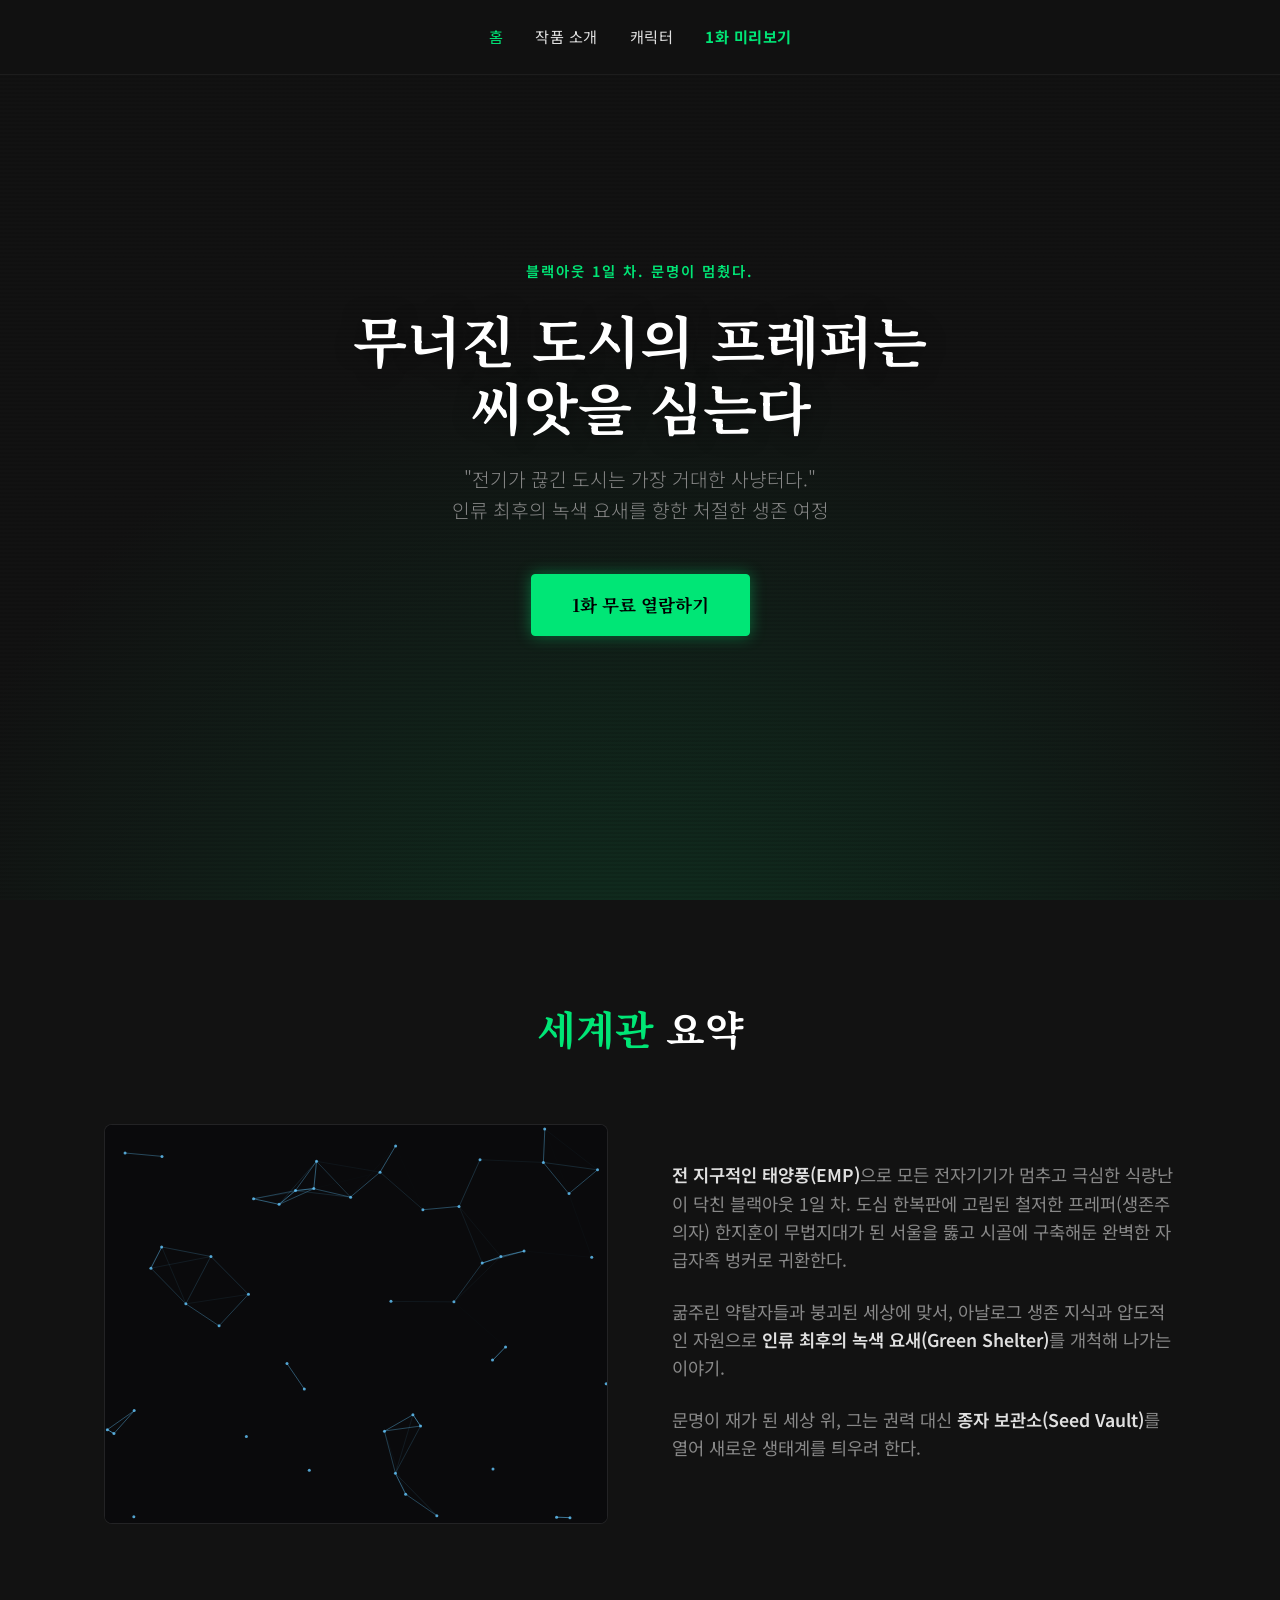
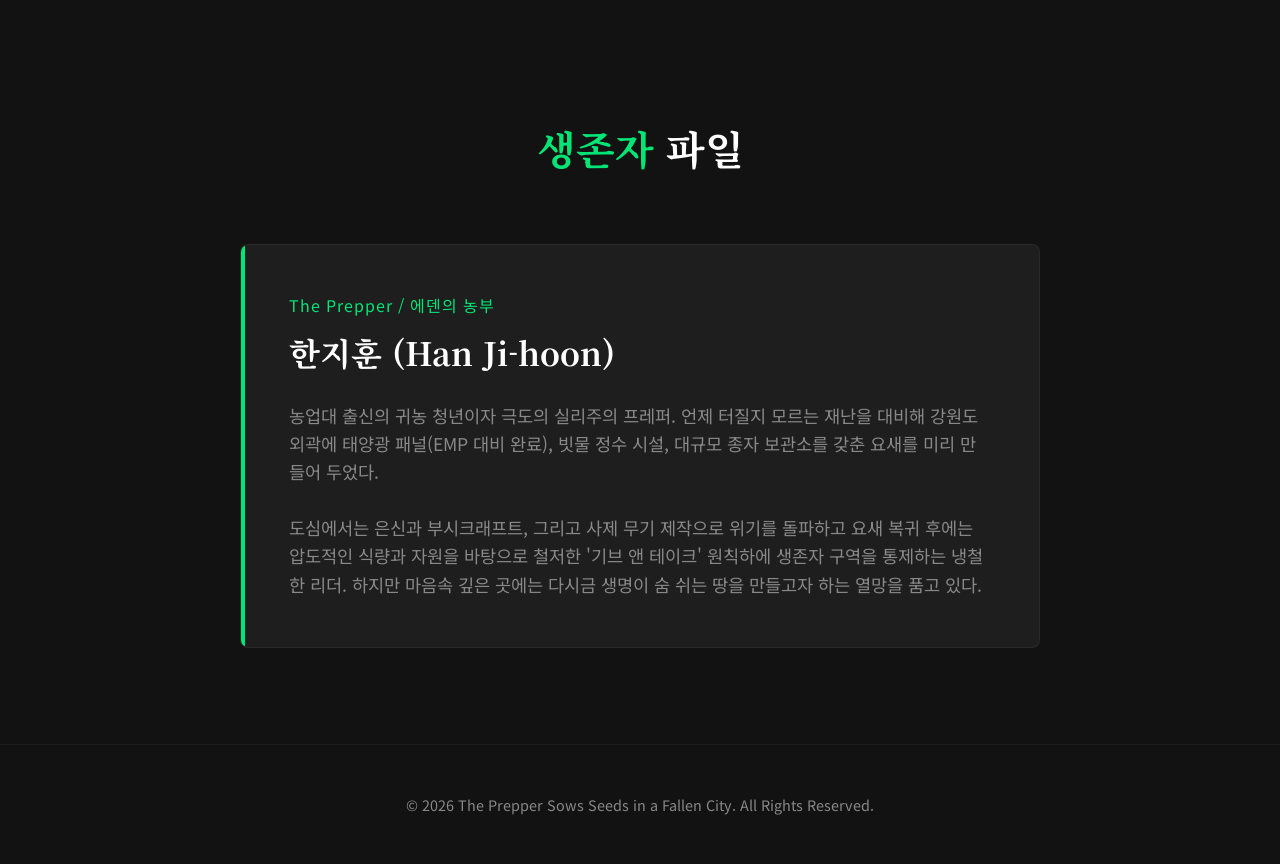
<file: index.html>
<!DOCTYPE html>
<html lang="ko">
<head>
    <meta charset="UTF-8">
    <meta name="viewport" content="width=device-width, initial-scale=1.0">
    <title>무너진 도시의 프레퍼는 씨앗을 심는다</title>
    <!-- Google Fonts -->
    <link rel="preconnect" href="https://fonts.googleapis.com">
    <link rel="preconnect" href="https://fonts.gstatic.com" crossorigin>
    <link href="https://fonts.googleapis.com/css2?family=Noto+Serif+KR:wght@400;700;900&family=Noto+Sans+KR:wght@300;400;600;700&display=swap" rel="stylesheet">
    <link rel="stylesheet" href="style.css">
</head>
<body>

    <!-- Header / Navigation -->
    <header>
        <nav>
            <ul>
                <li><a href="#home">홈</a></li>
                <li><a href="#synopsis">작품 소개</a></li>
                <li><a href="#character">캐릭터</a></li>
                <li><a href="#" class="open-reader" style="color: var(--primary); font-weight: bold;">1화 미리보기</a></li>
            </ul>
        </nav>
    </header>

    <!-- Hero Section -->
    <section id="home" class="hero">
        <div class="hero-content">
            <span class="hero-label">블랙아웃 1일 차. 문명이 멈췄다.</span>
            <h1>무너진 도시의 프레퍼는<br>씨앗을 심는다</h1>
            <p class="hero-sub">"전기가 끊긴 도시는 가장 거대한 사냥터다."<br>인류 최후의 녹색 요새를 향한 처절한 생존 여정</p>
            <a href="#" class="btn-primary open-reader">1화 무료 열람하기</a>
        </div>
    </section>

    <!-- Synopsis Section -->
    <section id="synopsis" class="section">
        <h2 class="section-title"><span>세계관</span> 요약</h2>
        <div class="synopsis-grid">
            <div class="synopsis-visual" id="canvas-container">
                <canvas id="emp-canvas"></canvas>
            </div>
            <div class="synopsis-text">
                <p><strong>전 지구적인 태양풍(EMP)</strong>으로 모든 전자기기가 멈추고 극심한 식량난이 닥친 블랙아웃 1일 차. 도심 한복판에 고립된 철저한 프레퍼(생존주의자) 한지훈이 무법지대가 된 서울을 뚫고 시골에 구축해둔 완벽한 자급자족 벙커로 귀환한다.</p>
                <p>굶주린 약탈자들과 붕괴된 세상에 맞서, 아날로그 생존 지식과 압도적인 자원으로 <strong>인류 최후의 녹색 요새(Green Shelter)</strong>를 개척해 나가는 이야기.</p>
                <p>문명이 재가 된 세상 위, 그는 권력 대신 <strong>종자 보관소(Seed Vault)</strong>를 열어 새로운 생태계를 틔우려 한다.</p>
            </div>
        </div>
    </section>

    <!-- Character Section -->
    <section id="character" class="section">
        <h2 class="section-title"><span>생존자</span> 파일</h2>
        <div class="character-card">
            <div class="char-title">The Prepper / 에덴의 농부</div>
            <h3>한지훈 (Han Ji-hoon)</h3>
            <p class="char-desc">
                농업대 출신의 귀농 청년이자 극도의 실리주의 프레퍼. 언제 터질지 모르는 재난을 대비해 강원도 외곽에 태양광 패널(EMP 대비 완료), 빗물 정수 시설, 대규모 종자 보관소를 갖춘 요새를 미리 만들어 두었다.<br><br>
                도심에서는 은신과 부시크래프트, 그리고 사제 무기 제작으로 위기를 돌파하고 요새 복귀 후에는 압도적인 식량과 자원을 바탕으로 철저한 '기브 앤 테이크' 원칙하에 생존자 구역을 통제하는 냉철한 리더. 하지만 마음속 깊은 곳에는 다시금 생명이 숨 쉬는 땅을 만들고자 하는 열망을 품고 있다.
            </p>
        </div>
    </section>

    <!-- Footer -->
    <footer>
        <p>&copy; 2026 The Prepper Sows Seeds in a Fallen City. All Rights Reserved.</p>
    </footer>

    <!-- Fullscreen Reader Modal -->
    <div id="reader-modal" class="reader-modal">
        <div class="reader-container">
            <div class="reader-header">
                <div>
                    <h2 style="font-family: var(--font-heading); margin-bottom: 0.5rem;">[1화] 멈춰버린 세상</h2>
                    <span style="font-size: 0.9rem; color: #888;">무너진 도시의 프레퍼는 씨앗을 심는다</span>
                </div>
                <div class="reader-controls">
                    <button id="size-decrease">A-</button>
                    <button id="size-increase">A+</button>
                    <button class="close-btn">&times;</button>
                </div>
            </div>
            
            <div class="reader-content">
                <p style="text-align: center; color: #888; font-size: 0.9rem;">원고를 불러오는 중입니다...</p>
            </div>
            <div style="text-align: center; margin-top: 3rem;">
                <button class="btn-primary" onclick="document.querySelector('.close-btn').click();">닫기</button>
            </div>
        </div>
    </div>

    <script src="script.js"></script>
</body>
</html>
</file>
<file: style.css>
:root {
  --bg-color: #121212;
  --bg-secondary: #1E1E1E;
  --primary: #00E676;
  --primary-glow: rgba(0, 230, 118, 0.4);
  --text-main: #E0E0E0;
  --text-muted: #888888;
  --font-heading: 'Noto Serif KR', serif;
  --font-body: 'Pretendard', 'Noto Sans KR', sans-serif;
  --reader-bg: #1A1A1A;
  --reader-text: #E0E0E0;
}

* {
  box-sizing: border-box;
  margin: 0;
  padding: 0;
}

body {
  background-color: var(--bg-color);
  color: var(--text-main);
  font-family: var(--font-body);
  line-height: 1.6;
  overflow-x: hidden;
}

/* Typography */
h1, h2, h3, h4 {
  font-family: var(--font-heading);
  font-weight: 700;
  color: #fff;
}

a {
  text-decoration: none;
  color: inherit;
}

/* Header */
header {
  position: fixed;
  top: 0;
  width: 100%;
  padding: 1.5rem 5%;
  display: flex;
  justify-content: center;
  align-items: center;
  background: rgba(18, 18, 18, 0.85);
  backdrop-filter: blur(10px);
  z-index: 1000;
  border-bottom: 1px solid rgba(255, 255, 255, 0.05);
  transition: all 0.3s ease;
}

nav ul {
  list-style: none;
  display: flex;
  gap: 2rem;
}

nav a {
  font-size: 0.95rem;
  letter-spacing: 0.5px;
  transition: color 0.3s ease;
}

nav a:hover, nav a.active {
  color: var(--primary);
}

/* Hero Section */
.hero {
  min-height: 100vh;
  display: flex;
  flex-direction: column;
  justify-content: center;
  align-items: center;
  text-align: center;
  padding: 0 5%;
  position: relative;
  background: radial-gradient(circle at 50% 120%, rgba(0, 230, 118, 0.15) 0%, rgba(18, 18, 18, 1) 60%);
}

.hero::after {
  content: '';
  position: absolute;
  top: 0; left: 0; right: 0; bottom: 0;
  background: repeating-linear-gradient(0deg, transparent, transparent 2px, rgba(0,0,0,0.1) 2px, rgba(0,0,0,0.1) 4px);
  pointer-events: none;
  z-index: 1;
}

.hero-content {
  position: relative;
  z-index: 2;
  max-width: 800px;
}

.hero-label {
  display: inline-block;
  color: var(--primary);
  font-size: 0.9rem;
  font-weight: 600;
  letter-spacing: 2px;
  margin-bottom: 1.5rem;
  text-transform: uppercase;
}

.hero h1 {
  font-size: 3.5rem;
  line-height: 1.2;
  margin-bottom: 1.5rem;
  text-shadow: 0 0 20px rgba(0, 0, 0, 0.5);
}

.hero-sub {
  font-size: 1.2rem;
  color: var(--text-muted);
  margin-bottom: 3rem;
  font-weight: 300;
}

.btn-primary {
  display: inline-block;
  padding: 1rem 2.5rem;
  background: var(--primary);
  color: #000;
  font-family: var(--font-heading);
  font-weight: 700;
  font-size: 1.1rem;
  border-radius: 4px;
  box-shadow: 0 0 15px var(--primary-glow);
  transition: all 0.3s ease;
  position: relative;
  overflow: hidden;
  border: 1px solid var(--primary);
}

.btn-primary:hover {
  background: transparent;
  color: var(--primary);
  box-shadow: 0 0 25px var(--primary-glow);
}

/* Synopsis Section */
.section {
  padding: 6rem 5%;
  max-width: 1200px;
  margin: 0 auto;
}

.section-title {
  font-size: 2.5rem;
  text-align: center;
  margin-bottom: 4rem;
  color: #fff;
}

.section-title span {
  color: var(--primary);
}

.synopsis-grid {
  display: grid;
  grid-template-columns: 1fr 1fr;
  gap: 4rem;
  align-items: center;
}

.synopsis-text p {
  margin-bottom: 1.5rem;
  font-size: 1.1rem;
  color: var(--text-muted);
}

.synopsis-text p strong {
  color: var(--text-main);
  font-weight: 600;
}

.synopsis-visual {
  height: 400px;
  background: #0a0a0c;
  border-radius: 8px;
  position: relative;
  overflow: hidden;
  border: 1px solid rgba(255, 255, 255, 0.1);
  box-shadow: inset 0 0 50px rgba(0,0,0,0.8);
}

#emp-canvas {
  width: 100%;
  height: 100%;
  display: block;
}

/* Character Section */
.character-card {
  background: var(--bg-secondary);
  border: 1px solid rgba(255, 255, 255, 0.05);
  border-radius: 8px;
  padding: 3rem;
  max-width: 800px;
  margin: 0 auto;
  position: relative;
  overflow: hidden;
}

.character-card::before {
  content: '';
  position: absolute;
  top: 0;
  left: 0;
  width: 4px;
  height: 100%;
  background: var(--primary);
}

.char-title {
  color: var(--primary);
  font-size: 1rem;
  margin-bottom: 0.5rem;
  letter-spacing: 1px;
}

.character-card h3 {
  font-size: 2rem;
  margin-bottom: 1.5rem;
}

.char-desc {
  color: var(--text-muted);
  font-size: 1.1rem;
}

/* Reader Modal */
.reader-modal {
  display: none;
  position: fixed;
  top: 0; left: 0; right: 0; bottom: 0;
  background: rgba(0, 0, 0, 0.95);
  z-index: 2000;
  overflow-y: auto;
  opacity: 0;
  transition: opacity 0.3s ease;
}

.reader-modal.active {
  display: block;
  opacity: 1;
}

.reader-container {
  background: var(--reader-bg);
  color: var(--reader-text);
  max-width: 800px;
  margin: 0 auto;
  min-height: 100vh;
  padding: 4rem 2rem;
  box-shadow: 0 0 50px rgba(0,0,0,0.5);
  transition: all 0.3s ease;
}

.reader-header {
  display: flex;
  justify-content: space-between;
  align-items: center;
  margin-bottom: 3rem;
  padding-bottom: 1rem;
  border-bottom: 1px solid rgba(255,255,255,0.1);
}

.reader-controls button {
  background: none;
  border: 1px solid currentColor;
  color: inherit;
  padding: 0.5rem 1rem;
  border-radius: 4px;
  cursor: pointer;
  margin-left: 0.5rem;
  font-family: var(--font-body);
}

.close-btn {
  background: none;
  border: none;
  color: inherit;
  font-size: 1.5rem;
  cursor: pointer;
}

.reader-content {
  font-size: 1.1rem;
  line-height: 1.8;
  white-space: pre-wrap;
  font-family: var(--font-body);
}

.reader-content p {
  margin-bottom: 1.5rem;
}

/* Footer */
footer {
  text-align: center;
  padding: 3rem 5%;
  border-top: 1px solid rgba(255, 255, 255, 0.05);
  color: var(--text-muted);
  font-size: 0.9rem;
}

/* Animations */

@media (max-width: 768px) {
  .hero h1 { font-size: 2.5rem; }
  .synopsis-grid { grid-template-columns: 1fr; }
  nav ul { display: none; }
}
</file>
